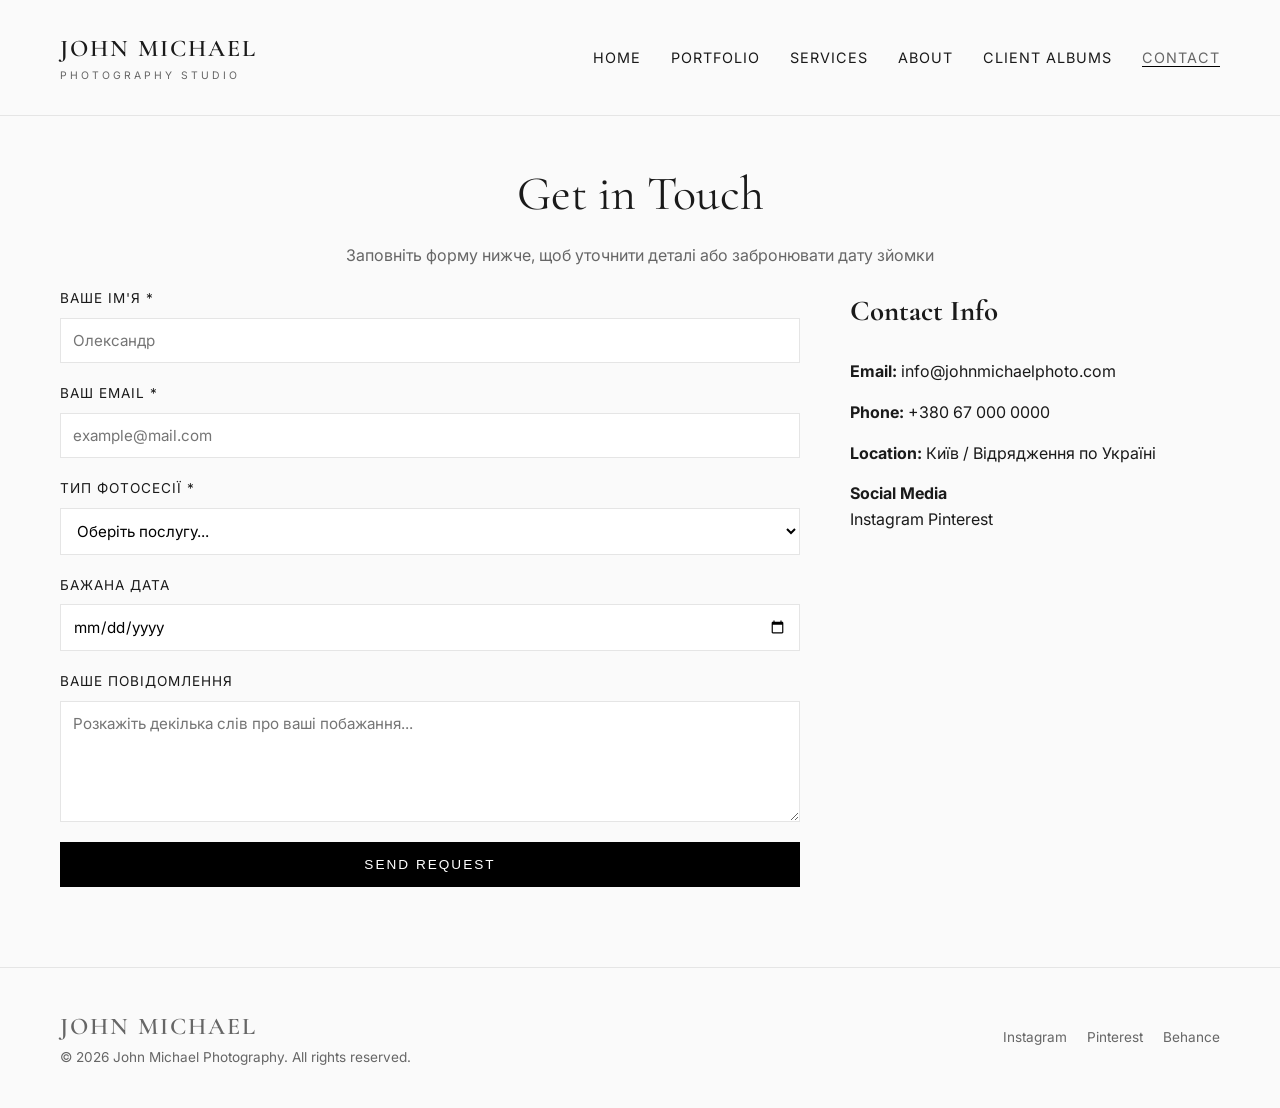
<file: contact.html>
<!DOCTYPE html>
<html lang="uk">
<head>
    <meta charset="UTF-8">
    <meta name="viewport" content="width=device-width, initial-scale=1.0">
    <title>Contact — John Michael Photography</title>
    <!-- Основні стилі -->
    <link rel="stylesheet" href="./CSS/style.css">
    <!-- Шрифти -->
    <link rel="preconnect" href="https://fonts.googleapis.com">
    <link rel="preconnect" href="https://fonts.gstatic.com" crossorigin>
    <link href="https://fonts.googleapis.com/css2?family=Cormorant+Garamond:wght@400;500;600&family=Inter:wght@300;400;500&display=swap" rel="stylesheet">
</head>
<body>

    <!-- Шапка сайту -->
    <header class="header">
        <div class="container header__container">
            <a href="index.html" class="logo">
                <span class="logo__name">JOHN MICHAEL</span>
                <span class="logo__sub">PHOTOGRAPHY STUDIO</span>
            </a>
            
            <button class="burger-btn" aria-label="Відкрити меню">
                <span></span>
                <span></span>
                <span></span>
            </button>

            <nav class="nav">
                <ul class="nav__list">
                    <li><a href="index.html" class="nav__link">Home</a></li>
                    <li><a href="portfolio.html" class="nav__link">Portfolio</a></li>
                    <li><a href="services.html" class="nav__link">Services</a></li>
                    <li><a href="about.html" class="nav__link">About</a></li>
                    <li><a href="albums.html" class="nav__link">Client Albums</a></li>
                    <li><a href="contact.html" class="nav__link active">Contact</a></li>
                </ul>
            </nav>
        </div>
    </header>

    <main class="contact-page">
        <div class="container">
            <header class="page-header">
                <h1 class="page-title">Get in Touch</h1>
                <p class="page-subtitle">Заповніть форму нижче, щоб уточнити деталі або забронювати дату зйомки</p>
            </header>

            <div class="contact-grid">
                <!-- Форма запиту -->
                <form class="contact-form" id="bookingForm" action="https://formspree.io/f/mzedvqyw" method="POST">
                    <div class="form-group">
                        <label for="name">Ваше ім'я *</label>
                        <input type="text" id="name" name="name" placeholder="Олександр" required>
                        <span class="error-message" id="nameError">Будь ласка, вкажіть ваше ім'я</span>
                    </div>

                    <div class="form-group">
                        <label for="email">Ваш Email *</label>
                        <input type="email" id="email" name="email" placeholder="example@mail.com" required>
                        <span class="error-message" id="emailError">Введіть коректну електронну адресу</span>
                    </div>

                    <div class="form-group">
                        <label for="service">Тип фотосесії *</label>
                        <select id="service" name="service" required>
                            <option value="">Оберіть послугу...</option>
                            <option value="portraits">Portraits Session</option>
                            <option value="family">Family Story</option>
                            <option value="maternity">Maternity Session</option>
                            <option value="weddings">Wedding Photography</option>
                            <option value="commercial">Commercial Shoot</option>
                        </select>
                        <span class="error-message" id="serviceError">Будь ласка, оберіть тип послуги</span>
                    </div>

                    <div class="form-group">
                        <label for="date">Бажана дата</label>
                        <input type="date" id="date" name="date">
                    </div>

                    <div class="form-group">
                        <label for="message">Ваше повідомлення</label>
                        <textarea id="message" name="message" rows="5" placeholder="Розкажіть декілька слів про ваші побажання..."></textarea>
                    </div>

                    <button type="submit" class="btn btn--primary">Send Request</button>
                    <div class="form-status" id="formStatus"></div>
                </form>

                <!-- Інформація для зв'язку -->
                <div class="contact-info">
                    <h3>Contact Info</h3>
                    <p><strong>Email:</strong> info@johnmichaelphoto.com</p>
                    <p><strong>Phone:</strong> +380 67 000 0000</p>
                    <p><strong>Location:</strong> Київ / Відрядження по Україні</p>
                    <div class="contact-info__socials">
                        <h4>Social Media</h4>
                        <a href="https://www.instagram.com/ТВІЙ_ПРОФІЛЬ/">Instagram</a>
                        <a href="https://www.pinterest.com/ТВІЙ_ПРОФІЛЬ/">Pinterest</a>
                    </div>
                </div>
            </div>
        </div>
    </main>

    <!-- Футер -->
    <footer class="footer">
        <div class="container footer__container">
            <div class="footer__brand">
                <span class="logo__name">JOHN MICHAEL</span>
                <p>© 2026 John Michael Photography. All rights reserved.</p>
            </div>
            <div class="footer__socials">
                <a href="https://www.instagram.com/ТВІЙ_ПРОФІЛЬ/" target="_blank" rel="noopener">Instagram</a>
                <a href="https://www.pinterest.com/ТВІЙ_ПРОФІЛЬ/" target="_blank" rel="noopener">Pinterest</a>
                <a href="https://www.behance.net/ТВІЙ_ПРОФІЛЬ" target="_blank" rel="noopener">Behance</a>
            </div>
        </div>
    </footer>

    <!-- Скрипти -->
    <script src="js/main.js"></script>
    <script src="js/services.js"></script>
</body>
</html>
</file>
<file: CSS/style.css>
/* --- Скидання стилів та базові змінні --- */
:root {
    --bg-color: #FAFAFA;
    --text-color: #1A1A1A;
    --text-muted: #666666;
    --accent-color: #000000;
    --border-color: #E5E5E5;
    --font-heading: 'Cormorant Garamond', serif;
    --font-body: 'Inter', sans-serif;
    --transition: all 0.3s ease;
}

* {
    box-sizing: border-box;
    margin: 0;
    padding: 0;
}

body {
    background-color: var(--bg-color);
    color: var(--text-color);
    font-family: var(--font-body);
    line-height: 1.6;
    font-weight: 400;
}

img {
    max-width: 100%;
    height: auto;
    display: block;
}

a {
    color: inherit;
    text-decoration: none;
}

ul {
    list-style: none;
}

.container {
    max-width: 1200px;
    margin: 0 auto;
    padding: 0 20px;
}

/* --- Навігація / Header --- */
.header {
    padding: 30px 0;
    border-bottom: 1px solid var(--border-color);
    position: sticky;
    top: 0;
    background-color: rgba(250, 250, 250, 0.95);
    backdrop-filter: blur(5px);
    z-index: 100;
}

.header__container {
    display: flex;
    justify-content: space-between;
    align-items: center;
}

.logo {
    display: flex;
    flex-direction: column;
}

.logo__name {
    font-family: var(--font-heading);
    font-size: 1.5rem;
    letter-spacing: 2px;
    font-weight: 600;
}

.logo__sub {
    font-size: 0.65rem;
    letter-spacing: 3px;
    color: var(--text-muted);
}

.nav__list {
    display: flex;
    gap: 30px;
}

.nav__link {
    font-size: 0.9rem;
    text-transform: uppercase;
    letter-spacing: 1px;
    transition: var(--transition);
}

.nav__link:hover, .nav__link.active {
    color: var(--text-muted);
    border-bottom: 1px solid var(--accent-color);
}

.burger-btn {
    display: none;
    background: none;
    border: none;
    cursor: pointer;
    flex-direction: column;
    gap: 5px;
}

.burger-btn span {
    width: 25px;
    height: 2px;
    background-color: var(--text-color);
    transition: var(--transition);
}

/* --- Hero Section --- */
.hero {
    padding: 80px 0;
}

.hero__container {
    display: grid;
    grid-template-columns: 1fr 1fr;
    gap: 50px;
    align-items: center;
}

.hero__img {
    width: 100%;
    max-height: 600px;
    object-fit: cover;
}

.hero__title {
    font-family: var(--font-heading);
    font-size: 3.5rem;
    font-weight: 400;
    margin-bottom: 10px;
}

.hero__subtitle {
    font-size: 1.1rem;
    color: var(--text-muted);
    margin-bottom: 20px;
    letter-spacing: 1px;
}

.hero__description {
    margin-bottom: 30px;
    max-width: 450px;
    color: #444;
}

/* --- Кнопки --- */
.btn {
    display: inline-block;
    padding: 14px 28px;
    font-size: 0.85rem;
    text-transform: uppercase;
    letter-spacing: 2px;
    cursor: pointer;
    transition: var(--transition);
    border: 1px solid var(--accent-color);
}

.btn--primary {
    background-color: var(--accent-color);
    color: #FFF;
}

.btn--primary:hover {
    background-color: #333;
}

.btn--outline {
    background-color: transparent;
    color: var(--accent-color);
}

.btn--outline:hover {
    background-color: var(--accent-color);
    color: #FFF;
}

/* --- Featured Works Section --- */
.featured {
    padding: 80px 0;
    border-top: 1px solid var(--border-color);
}

.section-header {
    display: flex;
    justify-content: space-between;
    align-items: flex-end;
    margin-bottom: 40px;
}

.section-title {
    font-family: var(--font-heading);
    font-size: 2.5rem;
    font-weight: 400;
}

.link-more {
    font-size: 0.9rem;
    letter-spacing: 1px;
    text-transform: uppercase;
    color: var(--text-muted);
    transition: var(--transition);
}

.link-more:hover {
    color: var(--accent-color);
}

.featured__grid {
    display: grid;
    grid-template-columns: repeat(3, 1fr);
    gap: 30px;
}

.featured__item {
    position: relative;
    overflow: hidden;
}

.featured__img {
    width: 100%;
    height: 400px;
    object-fit: cover;
    transition: var(--transition);
}

.featured__item:hover .featured__img {
    transform: scale(1.03);
}

.featured__caption {
    margin-top: 15px;
}

.featured__caption h3 {
    font-family: var(--font-heading);
    font-size: 1.5rem;
    font-weight: 400;
}

/* --- About Preview Section --- */
.about-preview {
    padding: 80px 0;
    background-color: #F3F3F3;
    text-align: center;
}

.about-preview__text {
    max-width: 600px;
    margin: 0 auto;
}

.about-preview__text p {
    margin: 20px 0 30px 0;
    color: var(--text-muted);
}

/* --- Футер --- */
.footer {
    padding: 40px 0;
    border-top: 1px solid var(--border-color);
    font-size: 0.85rem;
    color: var(--text-muted);
}

.footer__container {
    display: flex;
    justify-content: space-between;
    align-items: center;
}

.footer__socials {
    display: flex;
    gap: 20px;
}

.footer__socials a {
    transition: var(--transition);
}

.footer__socials a:hover {
    color: var(--accent-color);
}

/* --- Мобільна адаптивність --- */
@media (max-width: 768px) {
    .burger-btn {
        display: flex;
    }

    .nav {
        display: none;
        position: absolute;
        top: 100%;
        left: 0;
        width: 100%;
        background-color: var(--bg-color);
        padding: 20px 0;
        border-bottom: 1px solid var(--border-color);
    }

    .nav.active {
        display: block;
    }

    .nav__list {
        flex-direction: column;
        align-items: center;
        gap: 20px;
    }

    .hero__container {
        grid-template-columns: 1fr;
    }

    .featured__grid {
        grid-template-columns: 1fr;
    }

    .footer__container {
        flex-direction: column;
        gap: 20px;
        text-align: center;
    }
}

/* --- Заголовки сторінок --- */
.page-header {
    text-align: center;
    padding: 40px 0 20px 0;
}

.page-title {
    font-family: var(--font-heading);
    font-size: 3rem;
    font-weight: 400;
}

.page-subtitle {
    color: var(--text-muted);
    font-size: 1rem;
    margin-top: 10px;
}

/* --- Фільтр категорій --- */
.filter-bar {
    display: flex;
    justify-content: center;
    gap: 15px;
    flex-wrap: wrap;
    margin: 30px 0 40px 0;
}

.filter-btn {
    background: none;
    border: none;
    font-family: var(--font-body);
    font-size: 0.85rem;
    text-transform: uppercase;
    letter-spacing: 1.5px;
    color: var(--text-muted);
    padding: 8px 16px;
    cursor: pointer;
    transition: var(--transition);
}

.filter-btn:hover, .filter-btn.active {
    color: var(--accent-color);
    border-bottom: 2px solid var(--accent-color);
}

/* --- Сітка галереї --- */
.gallery-grid {
    display: grid;
    grid-template-columns: repeat(auto-fill, minmax(320px, 1fr));
    gap: 25px;
    padding-bottom: 80px;
}

.gallery-item {
    position: relative;
    cursor: pointer;
    overflow: hidden;
    background-color: #E0E0E0;
    aspect-ratio: 4 / 5;
    transition: opacity 0.4s ease, transform 0.4s ease;
}

.gallery-item.hidden {
    display: none;
}

.gallery-img {
    width: 100%;
    height: 100%;
    object-fit: cover;
    transition: transform 0.5s ease;
}

.gallery-overlay {
    position: absolute;
    top: 0;
    left: 0;
    width: 100%;
    height: 100%;
    background-color: rgba(0, 0, 0, 0.4);
    display: flex;
    justify-content: center;
    align-items: center;
    opacity: 0;
    transition: opacity 0.3s ease;
}

.gallery-overlay span {
    color: #FFF;
    font-size: 0.85rem;
    text-transform: uppercase;
    letter-spacing: 2px;
    border: 1px solid #FFF;
    padding: 10px 20px;
}

.gallery-item:hover .gallery-overlay {
    opacity: 1;
}

.gallery-item:hover .gallery-img {
    transform: scale(1.05);
}

/* --- Модальне вікно (Lightbox) --- */
.lightbox {
    display: none;
    position: fixed;
    top: 0;
    left: 0;
    width: 100%;
    height: 100%;
    background-color: rgba(0, 0, 0, 0.9);
    z-index: 1000;
    justify-content: center;
    align-items: center;
    padding: 20px;
}

.lightbox.active {
    display: flex;
}

.lightbox__content {
    max-width: 90%;
    max-height: 90vh;
    object-fit: contain;
    border: 2px solid #FFF;
}

.lightbox__close {
    position: absolute;
    top: 20px;
    right: 30px;
    color: #FFF;
    font-size: 40px;
    font-weight: bold;
    cursor: pointer;
    transition: var(--transition);
}

.lightbox__close:hover {
    color: #CCC;
}

/* --- Картки Послуг --- */
.services-grid {
    display: grid;
    grid-template-columns: repeat(auto-fit, minmax(300px, 1fr));
    gap: 30px;
    padding-bottom: 80px;
}

.service-card {
    border: 1px solid var(--border-color);
    background-color: #FFF;
    padding: 25px;
    display: flex;
    flex-direction: column;
    justify-content: space-between;
}

.service-card__img {
    width: 100%;
    height: 220px;
    object-fit: cover;
    margin-bottom: 20px;
}

.service-card__title {
    font-family: var(--font-heading);
    font-size: 1.8rem;
    font-weight: 400;
    margin-bottom: 10px;
}

.service-card__desc {
    color: var(--text-muted);
    font-size: 0.95rem;
    margin-bottom: 15px;
}

.service-card__meta {
    font-size: 0.85rem;
    color: var(--text-color);
    margin-bottom: 20px;
}

.service-card__price {
    font-weight: 600;
    font-size: 1.1rem;
    margin-bottom: 15px;
}

/* --- Сторінка "Про мене" --- */
.about-hero {
    display: grid;
    grid-template-columns: 1fr 1fr;
    gap: 50px;
    align-items: center;
    padding: 60px 0;
}

.about-hero__img {
    width: 100%;
    height: 500px;
    object-fit: cover;
}

.about-hero__lead {
    font-size: 1.2rem;
    font-weight: 500;
    margin-bottom: 20px;
    color: var(--accent-color);
}

.testimonials {
    padding: 60px 0 80px 0;
    border-top: 1px solid var(--border-color);
}

.testimonials__grid {
    display: grid;
    grid-template-columns: 1fr 1fr;
    gap: 30px;
}

.testimonial-card {
    background-color: #F9F9F9;
    padding: 30px;
    border-left: 3px solid var(--accent-color);
}

.testimonial-card__text {
    font-style: italic;
    margin-bottom: 15px;
    color: #444;
}

.testimonial-card__author {
    font-size: 0.85rem;
    color: var(--text-muted);
}

/* --- Форма та Контакти --- */
.contact-grid {
    display: grid;
    grid-template-columns: 2fr 1fr;
    gap: 50px;
    padding-bottom: 80px;
}

.contact-form {
    display: flex;
    flex-direction: column;
    gap: 20px;
}

.form-group {
    display: flex;
    flex-direction: column;
    gap: 8px;
}

.form-group label {
    font-size: 0.85rem;
    text-transform: uppercase;
    letter-spacing: 1px;
}

.form-group input,
.form-group select,
.form-group textarea {
    padding: 12px;
    border: 1px solid var(--border-color);
    font-family: var(--font-body);
    font-size: 0.95rem;
    background-color: #FFF;
    outline: none;
    transition: var(--transition);
}

.form-group input:focus,
.form-group select:focus,
.form-group textarea:focus {
    border-color: var(--accent-color);
}

.error-message {
    color: #D9534F;
    font-size: 0.8rem;
    display: none;
}

.form-group.error .error-message {
    display: block;
}

.form-group.error input,
.form-group.error select {
    border-color: #D9534F;
}

.form-status {
    margin-top: 15px;
    padding: 12px;
    display: none;
    font-size: 0.9rem;
}

.form-status.success {
    display: block;
    background-color: #E8F5E9;
    color: #2E7D32;
    border: 1px solid #A5D6A7;
}

.contact-info {
    display: flex;
    flex-direction: column;
    gap: 15px;
}

.contact-info h3 {
    font-family: var(--font-heading);
    font-size: 1.8rem;
    margin-bottom: 10px;
}

@media (max-width: 768px) {
    .about-hero, .testimonials__grid, .contact-grid {
        grid-template-columns: 1fr;
    }
}

/* --- Клієнтські альбоми --- */
.albums-grid {
    display: grid;
    grid-template-columns: repeat(auto-fit, minmax(320px, 1fr));
    gap: 30px;
    padding-bottom: 80px;
}

.album-card {
    border: 1px solid var(--border-color);
    background-color: #FFF;
    overflow: hidden;
}

.album-card__cover {
    position: relative;
    height: 240px;
}

.album-card__cover img {
    width: 100%;
    height: 100%;
    object-fit: cover;
}

.album-card__badge {
    position: absolute;
    top: 15px;
    right: 15px;
    background-color: rgba(0, 0, 0, 0.7);
    color: #FFF;
    font-size: 0.75rem;
    padding: 4px 10px;
    letter-spacing: 1px;
    text-transform: uppercase;
}

.album-card__body {
    padding: 20px;
}

.album-card__title {
    font-family: var(--font-heading);
    font-size: 1.5rem;
    font-weight: 400;
    margin-bottom: 5px;
}

.album-card__date {
    font-size: 0.85rem;
    color: var(--text-muted);
    margin-bottom: 15px;
}

.album-card__access-form {
    display: flex;
    gap: 10px;
    margin-top: 15px;
}

.album-card__input {
    flex: 1;
    padding: 8px 12px;
    border: 1px solid var(--border-color);
    font-size: 0.85rem;
    outline: none;
}

.btn--sm {
    padding: 8px 16px;
    font-size: 0.75rem;
}

.album-card__message {
    margin-top: 10px;
    font-size: 0.8rem;
}

.album-card__message.success {
    color: #2E7D32;
}

.album-card__message.error {
    color: #D9534F;
}
</file>
